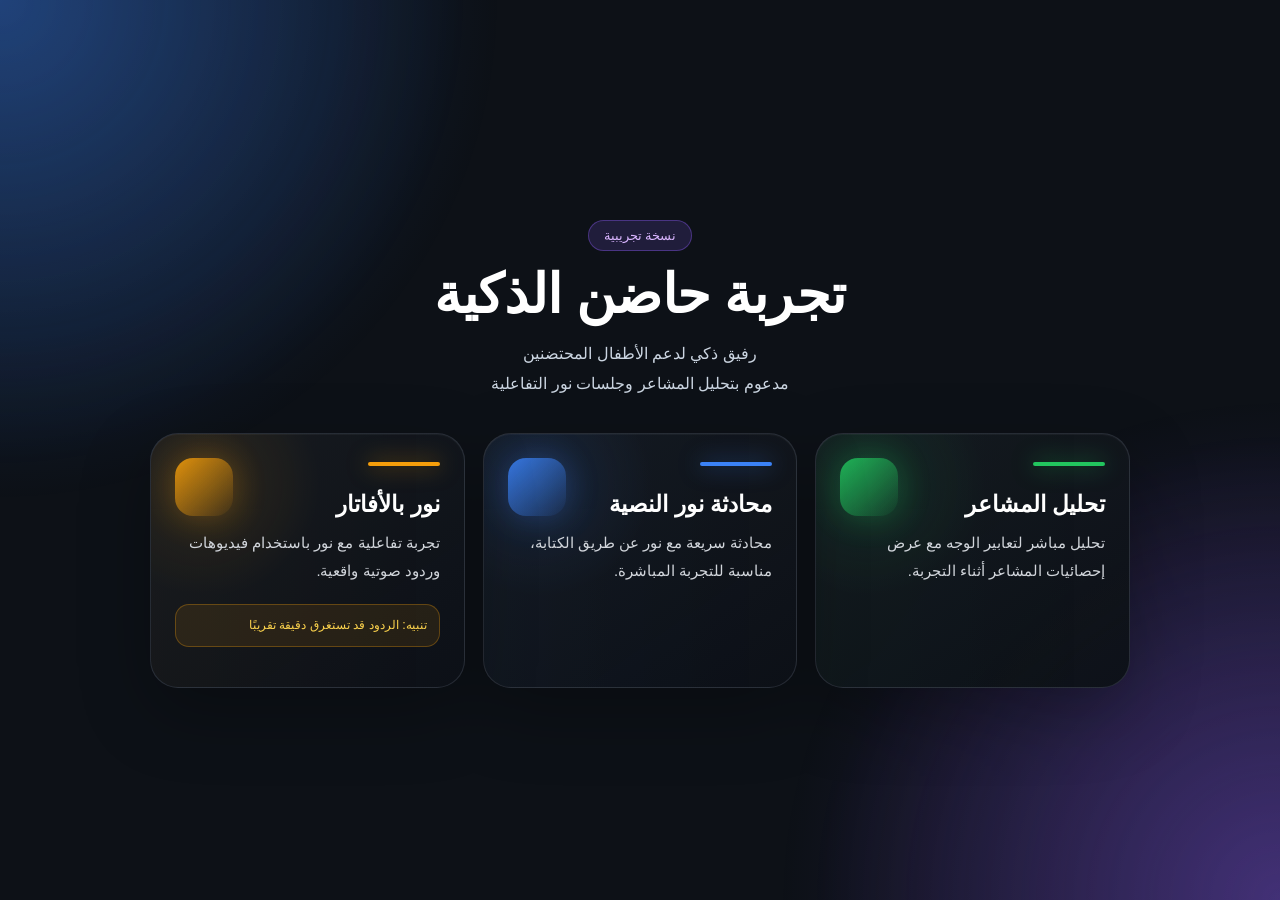
<file: index.html>
<!doctype html>
<html lang="ar" dir="rtl">
  <head>
    <meta charset="UTF-8" />
    <meta name="viewport" content="width=device-width, initial-scale=1.0" />
    <title>تجربة حاضن</title>
    <link rel="stylesheet" href="style.css" />
  </head>

  <body>
    <div class="overlay"></div>

    <div class="container home-container">
      <div class="home-hero">
        <span class="home-badge">نسخة تجريبية</span>

        <h1>تجربة حاضن الذكية</h1>

        <p class="subtitle">
          رفيق ذكي لدعم الأطفال المحتضنين<br />
          مدعوم بتحليل المشاعر وجلسات نور التفاعلية
        </p>
      </div>

      <div class="cards home-cards">
        <a href="face.html" class="card home-card emotion-card">
          <div class="card-glow emotion-glow"></div>

          <h2>تحليل المشاعر</h2>

          <p>
            تحليل مباشر لتعابير الوجه مع عرض إحصائيات المشاعر أثناء التجربة.
          </p>
        </a>

        <a href="text-chat.html" class="card home-card chat-card">
          <div class="card-glow chat-glow"></div>

          <h2>محادثة نور النصية</h2>

          <p>محادثة سريعة مع نور عن طريق الكتابة، مناسبة للتجربة المباشرة.</p>
        </a>

        <a href="avatar-chat.html" class="card home-card avatar-card">
          <div class="card-glow avatar-glow"></div>

          <h2>نور بالأفاتار</h2>

          <p>تجربة تفاعلية مع نور باستخدام فيديوهات وردود صوتية واقعية.</p>

          <span class="delay-warning">
            تنبيه: الردود قد تستغرق دقيقة تقريبًا
          </span>
        </a>
      </div>
    </div>
  </body>
</html>
</file>
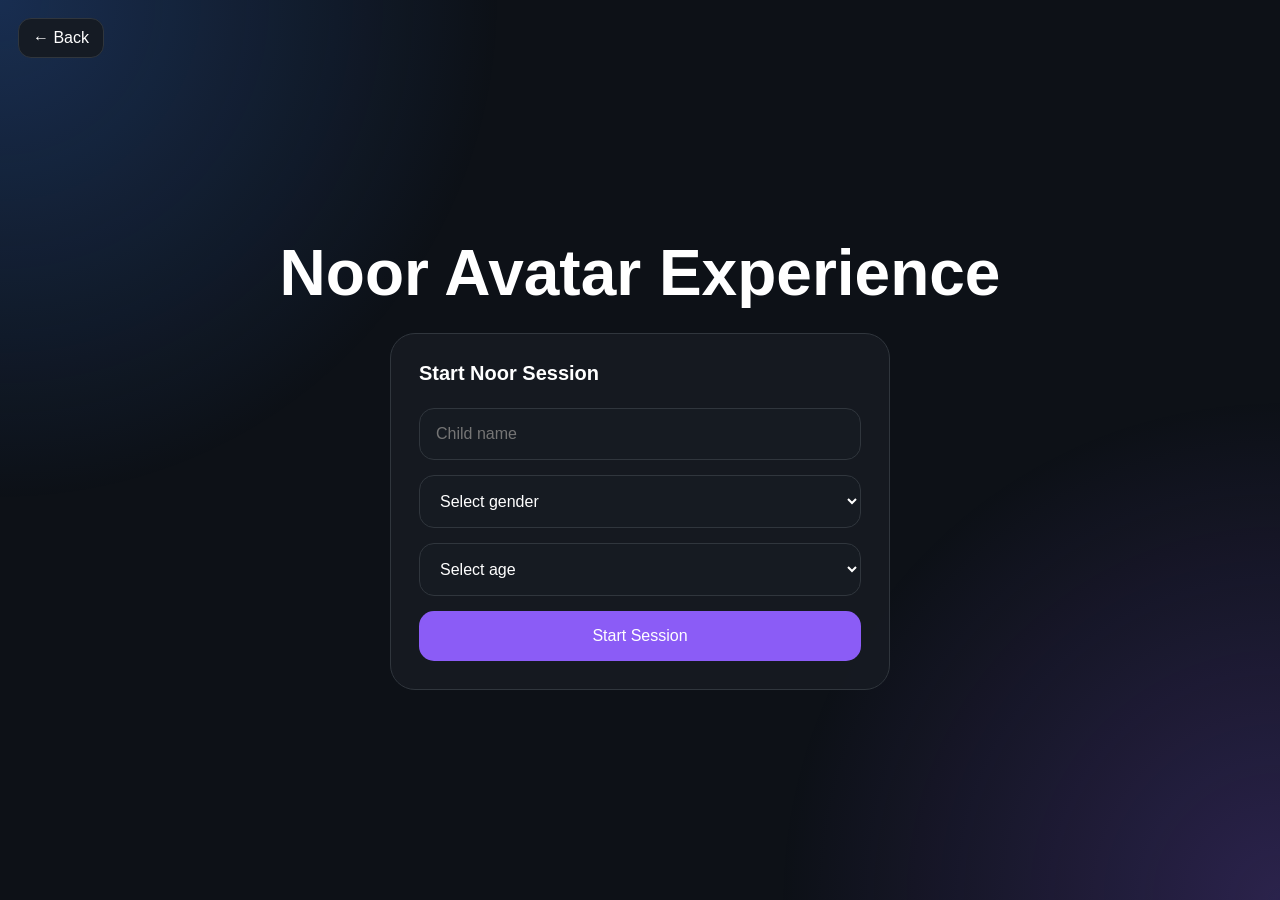
<file: avatar-chat.html>
<!doctype html>
<html lang="en">
  <head>
    <meta charset="UTF-8" />
    <meta name="viewport" content="width=device-width, initial-scale=1.0" />
    <title>Noor Avatar Experience</title>
    <link rel="stylesheet" href="style.css" />
  </head>

  <body>
    <a href="index.html" class="back-btn">← Back</a>

    <div class="chat-container">
      <h1>Noor Avatar Experience</h1>

      <div id="setup-box" class="setup-box">
        <h2>Start Noor Session</h2>

        <input type="text" id="child-name" placeholder="Child name" />

        <select id="child-gender">
          <option value="">Select gender</option>
          <option value="ذكر">Male</option>
          <option value="أنثى">Female</option>
        </select>

        <select id="child-age">
          <option value="">Select age</option>
          <option value="6">6 years</option>
          <option value="7">7 years</option>
          <option value="8">8 years</option>
          <option value="9">9 years</option>
          <option value="10">10 years</option>
          <option value="11">11 years</option>
          <option value="12">12 years</option>
        </select>

        <button id="start-btn">Start Session</button>
      </div>

      <div id="avatar-section" style="display: none">
        <div class="avatar-wrapper">
          <video
            id="noor-video"
            class="noor-video"
            autoplay
            playsinline
          ></video>
        </div>

        <div class="mode-buttons">
          <button id="text-mode-btn" class="mode-btn active">Text Chat</button>
          <button id="voice-mode-btn" class="mode-btn">Voice</button>
        </div>

        <div id="text-panel">
          <div id="chat-box" class="chat-box avatar-chat-box"></div>

          <div class="input-area">
            <input
              type="text"
              id="message-input"
              placeholder="Type your message..."
            />
            <button id="send-btn">Send</button>
          </div>
        </div>

        <div id="voice-panel" class="voice-panel" style="display: none">
          <div id="voice-visualizer" class="voice-visualizer">
            <span></span>
          </div>

          <p id="voice-status" class="voice-status">Tap the circle and speak</p>
          <p id="voice-transcript" class="voice-transcript"></p>
        </div>

        <button id="end-btn" class="end-btn">End Session & Show Report</button>

        <div id="report-box" class="report-box"></div>
      </div>
    </div>

    <script src="avatar-chat.js"></script>
  </body>
</html>
</file>
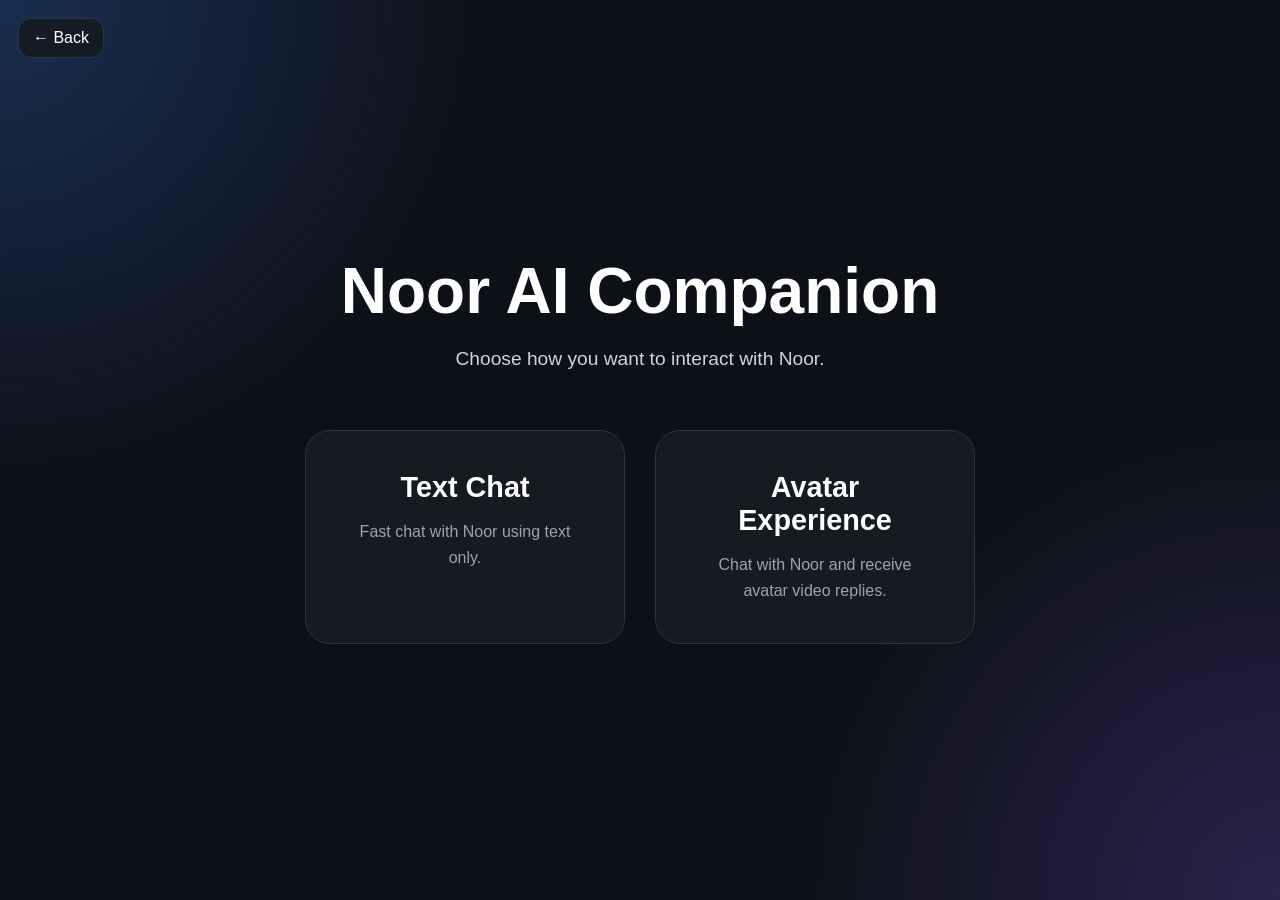
<file: chat.html>
<!doctype html>
<html lang="en">
  <head>
    <meta charset="UTF-8" />
    <meta name="viewport" content="width=device-width, initial-scale=1.0" />
    <title>Noor AI Companion</title>
    <link rel="stylesheet" href="style.css" />
  </head>

  <body>
    <a href="index.html" class="back-btn">← Back</a>

    <div class="container">
      <h1>Noor AI Companion</h1>

      <p class="subtitle">Choose how you want to interact with Noor.</p>

      <div class="cards">
        <a href="text-chat.html" class="card">
          <h2>Text Chat</h2>
          <p>Fast chat with Noor using text only.</p>
        </a>

        <a href="avatar-chat.html" class="card">
          <h2>Avatar Experience</h2>
          <p>Chat with Noor and receive avatar video replies.</p>
        </a>
      </div>
    </div>
  </body>
</html>
</file>
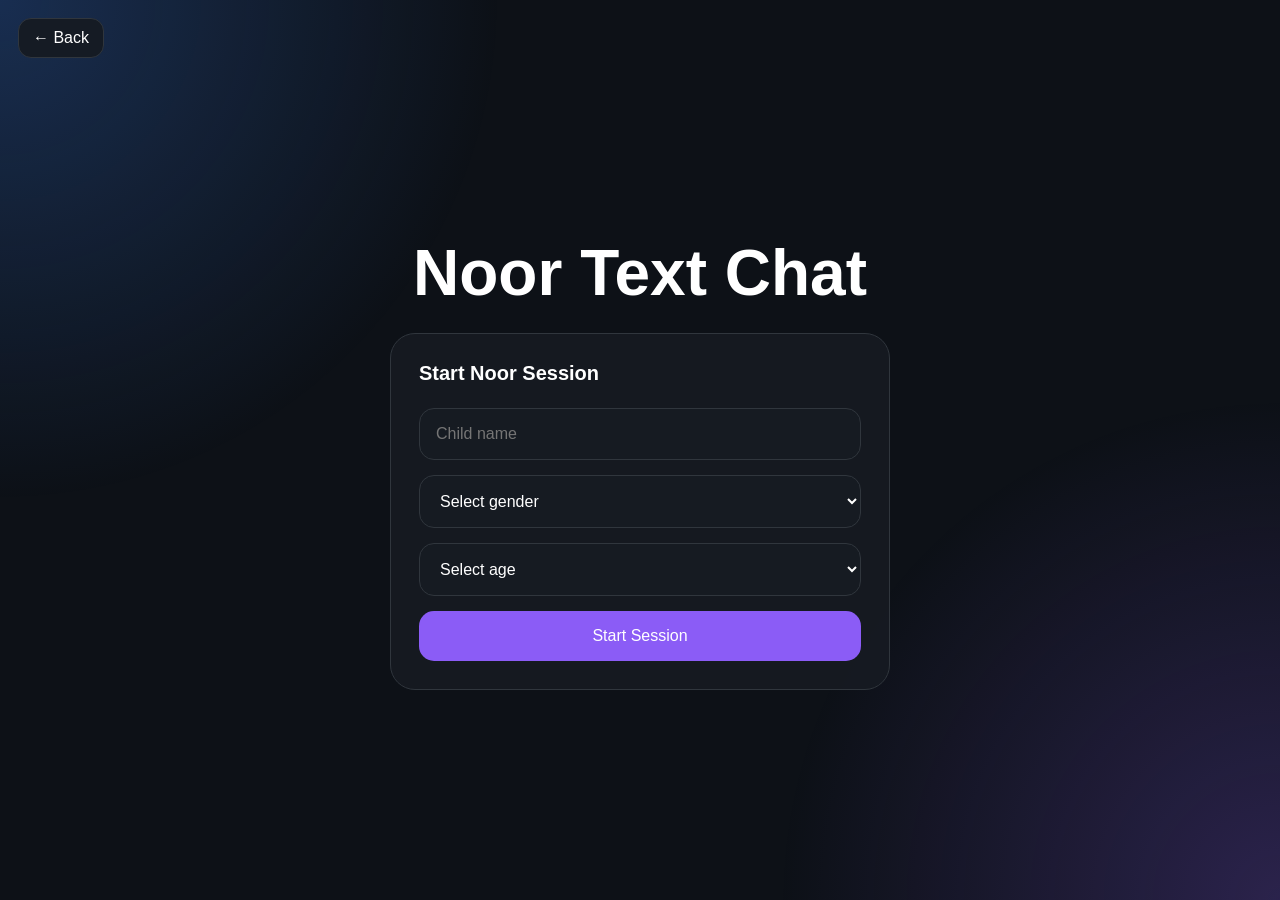
<file: text-chat.html>
<!doctype html>
<html lang="en">
  <head>
    <meta charset="UTF-8" />
    <meta name="viewport" content="width=device-width, initial-scale=1.0" />
    <title>Noor Text Chat</title>
    <link rel="stylesheet" href="style.css" />
  </head>

  <body>
    <a href="index.html" class="back-btn">← Back</a>

    <div class="chat-container">
      <h1>Noor Text Chat</h1>

      <div id="setup-box" class="setup-box">
        <h2>Start Noor Session</h2>

        <input type="text" id="child-name" placeholder="Child name" />

        <select id="child-gender">
          <option value="">Select gender</option>
          <option value="ذكر">Male</option>
          <option value="أنثى">Female</option>
        </select>

        <select id="child-age">
          <option value="">Select age</option>
          <option value="6">6 years</option>
          <option value="7">7 years</option>
          <option value="8">8 years</option>
          <option value="9">9 years</option>
          <option value="10">10 years</option>
          <option value="11">11 years</option>
          <option value="12">12 years</option>
        </select>

        <button id="start-btn">Start Session</button>
      </div>

      <div id="chat-section" style="display: none">
        <div id="chat-box" class="chat-box"></div>

        <div class="input-area">
          <input
            type="text"
            id="message-input"
            placeholder="Type your message..."
          />
          <button id="send-btn">Send</button>
        </div>

        <button id="end-btn" class="end-btn">End Session & Show Report</button>

        <div id="report-box" class="report-box"></div>
      </div>
    </div>

    <script src="text-chat.js"></script>
  </body>
</html>
</file>
<file: style.css>
* {
  margin: 0;
  padding: 0;
  box-sizing: border-box;
  font-family: Arial, Helvetica, sans-serif;
}

html,
body {
  width: 100%;
  max-width: 100%;
  overflow-x: hidden;
  overscroll-behavior-x: none;
}

body {
  background: #0d1117;
  color: white;
  min-height: 100vh;
  min-height: 100dvh;
  display: flex;
  justify-content: center;
  align-items: center;
  overflow-y: auto;
  position: relative;
}

body::before {
  content: "";
  position: fixed;
  inset: 0;
  z-index: 0;
  pointer-events: none;
  background:
    radial-gradient(
      circle at top left,
      rgba(59, 130, 246, 0.26) 0%,
      transparent 32%
    ),
    radial-gradient(
      circle at bottom right,
      rgba(139, 92, 246, 0.24) 0%,
      transparent 32%
    );
}

.overlay {
  position: absolute;
  inset: 0;
  background:
    radial-gradient(circle at top left, #3b82f6 0%, transparent 30%),
    radial-gradient(circle at bottom right, #8b5cf6 0%, transparent 30%);
  opacity: 0.25;
}

.container,
.chat-container,
.face-container,
.setup-box,
#chat-section,
.chat-box,
.input-area,
.report-box,
.card,
.camera-card,
.face-stats-box {
  min-width: 0;
  max-width: 100%;
}

.container {
  position: relative;
  z-index: 2;
  text-align: center;
  width: min(100% - 32px, 1100px);
  padding: 40px 0;
}

.chat-container {
  position: relative;
  z-index: 2;
  width: min(100% - 32px, 760px);
  margin: 0 auto;
  padding: 86px 0 34px;
  text-align: center;
}

h1 {
  font-size: clamp(2rem, 6vw, 4rem);
  line-height: 1.1;
  margin-bottom: 22px;
}

.subtitle {
  color: #cbd5e1;
  margin-bottom: 60px;
  font-size: 1.2rem;
}

.back-btn {
  position: fixed;
  top: 18px;
  left: 18px;
  z-index: 999;
  color: white;
  text-decoration: none;
  background: rgba(22, 27, 34, 0.94);
  border: 1px solid #30363d;
  padding: 10px 14px;
  border-radius: 13px;
  transition: 0.3s;
  backdrop-filter: blur(10px);
}

.back-btn:hover {
  background: #8b5cf6;
}

.cards {
  display: flex;
  gap: 30px;
  justify-content: center;
  flex-wrap: wrap;
}

.card {
  width: 320px;
  padding: 40px;
  border-radius: 25px;
  background: #161b22;
  text-decoration: none;
  color: white;
  transition: 0.3s;
  border: 1px solid #30363d;
}

.card:hover {
  transform: translateY(-10px);
  border-color: #8b5cf6;
  box-shadow: 0 0 30px rgba(139, 92, 246, 0.4);
}

.card h2 {
  margin-bottom: 15px;
  font-size: 1.8rem;
}

.card p {
  color: #9ca3af;
  line-height: 1.6;
}

video {
  width: 700px;
  max-width: 90%;
  border-radius: 25px;
  border: 2px solid #30363d;
  margin-bottom: 30px;
}

.emotion-box {
  background: #161b22;
  padding: 25px;
  border-radius: 20px;
  border: 1px solid #30363d;
  width: 300px;
  margin: auto;
}

.emotion-box h2 {
  font-size: 2rem;
  margin-bottom: 10px;
}

.live-confidence {
  width: 100%;
  height: 18px;
  background: #0d1117;
  border-radius: 999px;
  overflow: hidden;
  border: 1px solid #30363d;
  margin-top: 18px;
}

.live-bar {
  width: 0%;
  height: 100%;
  background: linear-gradient(90deg, #8b5cf6, #3b82f6);
  border-radius: 999px;
  transition: width 0.4s ease;
}

.emotion-chart-box {
  margin: 30px auto 0;
  width: 700px;
  max-width: 90%;
  background: #161b22;
  border: 1px solid #30363d;
  border-radius: 25px;
  padding: 25px;
  text-align: left;
}

.emotion-chart-box h2 {
  margin-bottom: 20px;
  text-align: center;
  color: #8b5cf6;
}

.emotion-row {
  margin-bottom: 18px;
}

.emotion-label {
  display: flex;
  justify-content: space-between;
  margin-bottom: 8px;
  color: #e5e7eb;
  text-transform: capitalize;
}

.emotion-bar-bg {
  width: 100%;
  height: 14px;
  background: #0d1117;
  border-radius: 999px;
  overflow: hidden;
  border: 1px solid #30363d;
}

.emotion-bar {
  height: 100%;
  background: #8b5cf6;
  border-radius: 999px;
  transition: width 0.4s ease;
}

.pie-wrapper {
  display: flex;
  justify-content: center;
  margin-top: 30px;
}

.pie-chart {
  width: 180px;
  height: 180px;
  border-radius: 50%;
  background: #0d1117;
  border: 1px solid #30363d;
}

/* ===== Text Chat Page ===== */

#chat-section {
  width: 100%;
  overflow-x: hidden;
}

.chat-box {
  width: 100%;
  height: 46dvh;
  min-height: 300px;
  max-height: 520px;
  overflow-y: auto;
  overflow-x: hidden;
  background: rgba(22, 27, 34, 0.96);
  border: 1px solid #30363d;
  border-radius: 20px;
  padding: 16px;
  margin: 0 0 14px;
  text-align: left;
}

.avatar-chat-box {
  height: 320px;
}

.message {
  width: fit-content;
  max-width: min(78%, 560px);
  padding: 12px 14px;
  border-radius: 15px;
  margin-bottom: 12px;
  line-height: 1.65;
  font-size: 0.96rem;
  word-break: break-word;
  overflow-wrap: anywhere;
}

.user {
  background: #2563eb;
  margin-left: auto;
  text-align: left;
}

.bot {
  background: #30363d;
  margin-right: auto;
  text-align: right;
  direction: rtl;
}

.input-area {
  width: 100%;
  display: flex;
  gap: 12px;
}

input,
select {
  flex: 1;
  width: 100%;
  min-width: 0;
  padding: 16px;
  border-radius: 15px;
  background: #161b22;
  color: white;
  font-size: 1rem;
  border: 1px solid #30363d;
  outline: none;
}

input:focus,
select:focus {
  border-color: #8b5cf6;
  box-shadow: 0 0 0 3px rgba(139, 92, 246, 0.18);
}

button {
  width: auto;
  min-width: 110px;
  padding: 16px 26px;
  border: none;
  border-radius: 15px;
  background: #8b5cf6;
  color: white;
  font-size: 1rem;
  cursor: pointer;
  transition: 0.3s;
}

button:hover {
  opacity: 0.85;
}

button:disabled {
  opacity: 0.5;
  cursor: not-allowed;
}

.setup-box {
  width: min(100%, 500px);
  background: rgba(22, 27, 34, 0.96);
  border: 1px solid #30363d;
  border-radius: 25px;
  padding: 28px;
  margin: 24px auto;
  display: flex;
  flex-direction: column;
  gap: 15px;
  text-align: left;
}

.setup-box h2 {
  margin-bottom: 8px;
  font-size: 1.25rem;
}

.setup-box button {
  width: 100%;
}

.end-btn {
  width: 100%;
  margin-top: 12px;
  background: #dc2626;
}

/* This hides the red button with the current JS because the JS disables it after report generation */
.end-btn:disabled {
  display: none !important;
}

/* ===== Clean Report Design ===== */

.report-box {
  display: none;
  width: 100%;
  margin-top: 14px;
  padding: 20px;
  background: rgba(17, 24, 39, 0.98);
  border: 1px solid #30363d;
  border-radius: 20px;
  text-align: left;
  white-space: normal;
  overflow-x: hidden;
}

.report-box::before {
  content: "Report";
  display: block;
  color: #ffffff;
  font-size: 1.55rem;
  font-weight: 800;
  text-align: center;
  margin-bottom: 16px;
}

.report-card {
  background: transparent;
  border: 0;
  border-top: 1px solid #30363d;
  border-radius: 0;
  padding: 14px 0;
  margin: 0;
  text-align: left;
}

.report-card:first-child {
  border-top: 0;
  padding-top: 0;
}

/* Hide less important report blocks from the current JS:
   1 Summary, 2 Emotional State, 3 Engagement, 4 Risk Flags, 5 Recommendations, 6 Priority */
.report-card:nth-of-type(3),
.report-card:nth-of-type(6) {
  display: none !important;
}

.report-card h2 {
  color: #8b5cf6;
  font-size: 1rem;
  margin-bottom: 8px;
  text-align: left;
}

.report-card p,
.report-card li {
  line-height: 1.75;
  color: #e5e7eb;
  font-size: 0.92rem;
}

.report-card ul {
  padding-left: 20px;
  padding-right: 0;
}

/* Support the newer report class names too */
.report-main-title,
.report-title {
  color: #ffffff;
  font-size: 1.55rem;
  text-align: center;
  margin-bottom: 16px;
}

.clean-report-section,
.report-section {
  border-top: 1px solid #30363d;
  padding: 14px 0;
}

.clean-report-section h3,
.report-section h3 {
  color: #8b5cf6;
  font-size: 1rem;
  margin-bottom: 8px;
}

.clean-report-section p,
.clean-report-section li,
.report-section p,
.report-section li {
  color: #e5e7eb;
  font-size: 0.92rem;
  line-height: 1.75;
}

.clean-report-section ul,
.report-section ul {
  padding-left: 20px;
}

/* ===== Avatar Chat Page ===== */

.avatar-wrapper {
  display: flex;
  justify-content: center;
  margin: 30px 0;
}

.noor-video {
  width: 520px;
  max-width: 90%;
  border-radius: 30px;
  object-fit: cover;
  background: #111827;
  border: 1px solid #30363d;
  box-shadow: 0 0 45px rgba(139, 92, 246, 0.28);
}

.mode-buttons {
  display: flex;
  justify-content: center;
  gap: 15px;
  margin-bottom: 25px;
}

.mode-btn {
  padding: 12px 28px;
  border-radius: 14px;
  border: none;
  background: #1f2937;
  color: white;
  cursor: pointer;
  transition: 0.3s;
}

.mode-btn.active {
  background: #8b5cf6;
}

.voice-panel {
  flex-direction: column;
  justify-content: center;
  align-items: center;
  min-height: 320px;
  background: #161b22;
  border: 1px solid #30363d;
  border-radius: 25px;
  margin-bottom: 25px;
  gap: 25px;
}

.voice-visualizer {
  width: 210px;
  height: 210px;
  border-radius: 50%;
  display: flex;
  justify-content: center;
  align-items: center;
  background: repeating-radial-gradient(
    circle,
    transparent 0px,
    transparent 8px,
    rgba(139, 92, 246, 0.9) 9px,
    transparent 11px
  );
  animation: softPulse 1.5s infinite;
  box-shadow: 0 0 50px rgba(139, 92, 246, 0.45);
  cursor: pointer;
}

.voice-visualizer span {
  width: 105px;
  height: 105px;
  border-radius: 50%;
  background: #0d1117;
  display: block;
}

.voice-visualizer.listening {
  animation: strongPulse 0.9s infinite;
}

.voice-visualizer.thinking {
  background: repeating-radial-gradient(
    circle,
    transparent 0px,
    transparent 8px,
    rgba(245, 158, 11, 0.95) 9px,
    transparent 11px
  );
}

.voice-status {
  color: #e5e7eb;
  font-size: 1.3rem;
  text-align: center;
}

.voice-transcript {
  color: #9ca3af;
  font-size: 1rem;
  text-align: center;
}

/* ===== Face Detection Page ===== */

.face-page {
  align-items: flex-start;
  min-height: 100dvh;
  overflow-x: hidden;
  padding-left: env(safe-area-inset-left);
  padding-right: env(safe-area-inset-right);
}

.face-container {
  width: min(100% - 28px, 1120px);
  max-width: 1120px;
  padding: 76px 0 36px;
  margin: 0 auto;
  position: relative;
  z-index: 2;
}

.face-container h1 {
  font-size: clamp(1.9rem, 5vw, 4rem);
  margin-bottom: 10px;
}

.face-container .subtitle {
  margin-bottom: 22px;
}

.face-layout {
  width: 100%;
  display: grid;
  grid-template-columns: minmax(0, 1.15fr) minmax(280px, 0.85fr);
  gap: 22px;
  align-items: start;
}

.camera-card,
.face-stats-box {
  min-width: 0;
  background: rgba(22, 27, 34, 0.96);
  border: 1px solid #30363d;
  border-radius: 25px;
  box-shadow: 0 18px 50px rgba(0, 0, 0, 0.25);
}

.camera-card {
  padding: 18px;
}

.camera-wrapper {
  position: relative;
  width: 100%;
  aspect-ratio: 4 / 3;
  overflow: hidden;
  border-radius: 22px;
  background: #05070b;
  border: 1px solid #30363d;
}

.face-page video#video {
  width: 100%;
  height: 100%;
  max-width: none;
  margin: 0;
  display: block;
  object-fit: cover;
  border: none;
  border-radius: 0;
  transform: scaleX(-1);
}

#overlay {
  position: absolute;
  inset: 0;
  width: 100%;
  height: 100%;
  pointer-events: none;
}

.camera-status {
  position: absolute;
  left: 12px;
  bottom: 12px;
  max-width: calc(100% - 24px);
  padding: 7px 11px;
  border-radius: 999px;
  background: rgba(13, 17, 23, 0.78);
  border: 1px solid rgba(148, 163, 184, 0.22);
  color: #e5e7eb;
  font-size: 0.84rem;
  backdrop-filter: blur(8px);
}

.emotion-summary {
  display: flex;
  justify-content: space-between;
  align-items: center;
  gap: 14px;
  padding: 16px 4px 8px;
  text-align: left;
}

.summary-label {
  display: block;
  margin-bottom: 4px;
  color: #9ca3af;
  font-size: 0.85rem;
}

.emotion-summary h2 {
  font-size: clamp(1.4rem, 4vw, 2.35rem);
  color: #ffffff;
  text-transform: capitalize;
}

.emotion-summary p {
  color: #cbd5e1;
  white-space: nowrap;
}

.camera-card .live-confidence {
  margin-top: 10px;
  height: 13px;
}

.face-stats-box {
  width: 100%;
  max-width: none;
  margin: 0;
  padding: 22px;
  overflow: hidden;
}

.face-stats-box .pie-chart {
  width: 155px;
  height: 155px;
}

/* ===== Animations ===== */

@keyframes softPulse {
  0%,
  100% {
    transform: scale(1);
    opacity: 0.75;
  }
  50% {
    transform: scale(1.04);
    opacity: 1;
  }
}

@keyframes strongPulse {
  0%,
  100% {
    transform: scale(1);
  }
  50% {
    transform: scale(1.12);
  }
}

/* ===== Tablet ===== */

@media (max-width: 900px) {
  .face-layout {
    grid-template-columns: minmax(0, 1fr);
  }
}

/* ===== Mobile ===== */

@media (max-width: 700px) {
  html,
  body {
    width: 100%;
    max-width: 100%;
    overflow-x: hidden !important;
    touch-action: pan-y;
  }

  body {
    display: block;
  }

  .container {
    width: calc(100% - 28px);
    padding: 70px 0 24px;
  }

  .chat-container {
    width: 100%;
    padding: 76px 14px 18px;
  }

  .chat-container h1 {
    font-size: 1.75rem;
    margin-bottom: 16px;
  }

  .subtitle {
    margin-bottom: 35px;
    font-size: 0.98rem;
  }

  .back-btn {
    top: max(14px, env(safe-area-inset-top));
    left: 14px;
    padding: 8px 11px;
    border-radius: 12px;
    font-size: 0.82rem;
  }

  .card {
    width: 100%;
    padding: 30px 22px;
  }

  .setup-box {
    width: 100%;
    padding: 20px;
    border-radius: 20px;
    margin: 0 auto;
    gap: 13px;
  }

  .setup-box h2 {
    text-align: left;
    font-size: 1.12rem;
  }

  input,
  select,
  button {
    padding: 14px;
    font-size: 0.92rem;
    border-radius: 13px;
  }

  .chat-box {
    height: 43dvh;
    min-height: 270px;
    max-height: none;
    margin-bottom: 12px;
    padding: 12px;
    border-radius: 16px;
  }

  .message {
    max-width: 94%;
    padding: 10px 12px;
    font-size: 0.86rem;
    border-radius: 13px;
  }

  .input-area {
    flex-direction: column;
    gap: 8px;
  }

  .input-area button,
  .end-btn {
    width: 100%;
  }

  .end-btn {
    margin-top: 10px;
  }

  .report-box {
    padding: 16px;
    border-radius: 16px;
    margin-top: 14px;
  }

  .report-box::before,
  .report-main-title,
  .report-title {
    font-size: 1.32rem;
    margin-bottom: 12px;
  }

  .report-card {
    padding: 12px 0;
  }

  .report-card h2,
  .clean-report-section h3,
  .report-section h3 {
    font-size: 0.95rem;
  }

  .report-card p,
  .report-card li,
  .clean-report-section p,
  .clean-report-section li,
  .report-section p,
  .report-section li {
    font-size: 0.85rem;
    line-height: 1.7;
  }

  .voice-visualizer {
    width: 170px;
    height: 170px;
  }

  .voice-visualizer span {
    width: 85px;
    height: 85px;
  }

  body.face-page {
    display: block;
    overflow-x: hidden;
  }

  .face-container {
    width: calc(100% - 24px);
    padding: 62px 0 24px;
  }

  .face-container h1 {
    font-size: 2rem;
  }

  .face-container .subtitle {
    margin-bottom: 15px;
    font-size: 0.95rem;
  }

  .face-page .face-back-btn,
  .face-page .back-btn {
    position: fixed;
    top: max(12px, env(safe-area-inset-top));
    left: 12px;
    z-index: 999;
    margin: 0;
    padding: 8px 11px;
    border-radius: 12px;
    font-size: 0.86rem;
  }

  .camera-card {
    padding: 10px;
    border-radius: 20px;
  }

  .camera-wrapper {
    border-radius: 18px;
    aspect-ratio: 3 / 4;
  }

  .emotion-summary {
    flex-direction: column;
    align-items: flex-start;
    gap: 4px;
    padding: 13px 2px 5px;
  }

  .emotion-summary p {
    white-space: normal;
  }

  .face-stats-box {
    padding: 16px;
    border-radius: 20px;
  }

  .emotion-row {
    margin-bottom: 13px;
  }

  .emotion-label {
    gap: 8px;
    font-size: 0.9rem;
  }

  .face-stats-box .pie-chart {
    width: 132px;
    height: 132px;
  }
}

/* ===== Very Small Phones ===== */

@media (max-width: 390px) {
  .chat-container {
    padding-left: 11px;
    padding-right: 11px;
  }

  .chat-container h1 {
    font-size: 1.62rem;
  }

  .setup-box {
    padding: 18px;
  }

  .chat-box {
    height: 42dvh;
  }
}
/* ===== Home Page Premium Arabic Layout ===== */

body:has(.home-container) {
  display: flex;
  justify-content: center;
  align-items: center;
}

.home-container {
  width: min(100% - 28px, 980px);
  min-height: 100dvh;
  padding: 42px 0 34px;
  display: flex;
  flex-direction: column;
  justify-content: center;
  margin-inline: auto;
}

.home-hero {
  width: 100%;
  max-width: 720px;
  margin: 0 auto 34px;
  text-align: center;
}

.home-badge {
  display: inline-block;
  margin-bottom: 14px;
  padding: 7px 15px;
  border-radius: 999px;
  background: rgba(139, 92, 246, 0.16);
  border: 1px solid rgba(139, 92, 246, 0.38);
  color: #d8b4fe;
  font-size: 0.82rem;
}

.home-container h1 {
  font-size: clamp(2rem, 5vw, 3.4rem);
  margin-bottom: 14px;
  letter-spacing: -0.5px;
}

.home-container .subtitle {
  margin: 0 auto;
  max-width: 560px;
  color: #cbd5e1;
  line-height: 1.9;
  font-size: 1rem;
}

.home-cards {
  width: 100%;
  display: grid;
  grid-template-columns: repeat(3, minmax(0, 1fr));
  gap: 18px;
  justify-content: center;
  align-items: stretch;
}

.home-card {
  position: relative;
  width: 100%;
  min-height: 255px;
  padding: 28px 24px;
  border-radius: 28px;
  text-align: right;
  overflow: hidden;
  background: linear-gradient(
    145deg,
    rgba(22, 27, 34, 0.98),
    rgba(13, 17, 23, 0.95)
  );
  border: 1px solid rgba(148, 163, 184, 0.18);
  box-shadow:
    0 24px 70px rgba(0, 0, 0, 0.28),
    inset 0 1px 0 rgba(255, 255, 255, 0.04);
}

.home-card::before {
  content: "";
  position: absolute;
  inset: 0;
  opacity: 0.28;
  pointer-events: none;
}

.home-card::after {
  content: "";
  position: absolute;
  top: 24px;
  left: 24px;
  width: 58px;
  height: 58px;
  border-radius: 18px;
  opacity: 0.95;
  pointer-events: none;
}

.emotion-card::before {
  background:
    radial-gradient(
      circle at 18% 20%,
      rgba(34, 197, 94, 0.36),
      transparent 34%
    ),
    linear-gradient(90deg, rgba(34, 197, 94, 0.08), transparent);
}

.chat-card::before {
  background:
    radial-gradient(
      circle at 18% 20%,
      rgba(59, 130, 246, 0.38),
      transparent 34%
    ),
    linear-gradient(90deg, rgba(59, 130, 246, 0.09), transparent);
}

.avatar-card::before {
  background:
    radial-gradient(
      circle at 18% 20%,
      rgba(245, 158, 11, 0.38),
      transparent 34%
    ),
    linear-gradient(90deg, rgba(245, 158, 11, 0.09), transparent);
}

.emotion-card::after {
  background: linear-gradient(
    135deg,
    rgba(34, 197, 94, 0.95),
    rgba(34, 197, 94, 0.12)
  );
  box-shadow: 0 0 35px rgba(34, 197, 94, 0.35);
}

.chat-card::after {
  background: linear-gradient(
    135deg,
    rgba(59, 130, 246, 0.95),
    rgba(59, 130, 246, 0.12)
  );
  box-shadow: 0 0 35px rgba(59, 130, 246, 0.35);
}

.avatar-card::after {
  background: linear-gradient(
    135deg,
    rgba(245, 158, 11, 0.95),
    rgba(245, 158, 11, 0.12)
  );
  box-shadow: 0 0 35px rgba(245, 158, 11, 0.35);
}

.card-glow {
  width: 72px;
  height: 4px;
  border-radius: 999px;
  margin-bottom: 24px;
}

.emotion-glow {
  background: #22c55e;
  box-shadow: 0 0 22px rgba(34, 197, 94, 0.65);
}

.chat-glow {
  background: #3b82f6;
  box-shadow: 0 0 22px rgba(59, 130, 246, 0.65);
}

.avatar-glow {
  background: #f59e0b;
  box-shadow: 0 0 22px rgba(245, 158, 11, 0.65);
}

.home-card h2,
.home-card p,
.delay-warning,
.card-glow {
  position: relative;
  z-index: 2;
}

.home-card h2 {
  font-size: 1.45rem;
  margin-bottom: 12px;
}

.home-card p {
  color: #d1d5db;
  font-size: 0.92rem;
  line-height: 1.9;
}

.delay-warning {
  display: block;
  margin-top: 18px;
  padding: 10px 12px;
  border-radius: 14px;
  background: rgba(245, 158, 11, 0.1);
  border: 1px solid rgba(245, 158, 11, 0.3);
  color: #fcd34d;
  font-size: 0.78rem;
  line-height: 1.7;
}

@media (max-width: 850px) {
  .home-cards {
    grid-template-columns: 1fr;
    max-width: 520px;
    margin: 0 auto;
  }

  .home-card {
    min-height: 175px;
    padding: 26px 22px;
  }
}

@media (max-width: 700px) {
  body:has(.home-container) {
    align-items: flex-start;
  }

  .home-container {
    width: 100%;
    padding: 38px 14px 28px;
    justify-content: flex-start;
  }

  .home-hero {
    margin-bottom: 24px;
  }

  .home-container h1 {
    font-size: 2rem;
  }

  .home-container .subtitle {
    font-size: 0.9rem;
  }

  .home-card {
    border-radius: 24px;
    min-height: 170px;
    padding: 24px 20px;
  }

  .home-card::after {
    top: 20px;
    left: 20px;
    width: 46px;
    height: 46px;
    border-radius: 15px;
  }

  .home-card h2 {
    font-size: 1.3rem;
  }

  .home-card p {
    font-size: 0.84rem;
  }

  .delay-warning {
    font-size: 0.74rem;
  }
}
</file>
